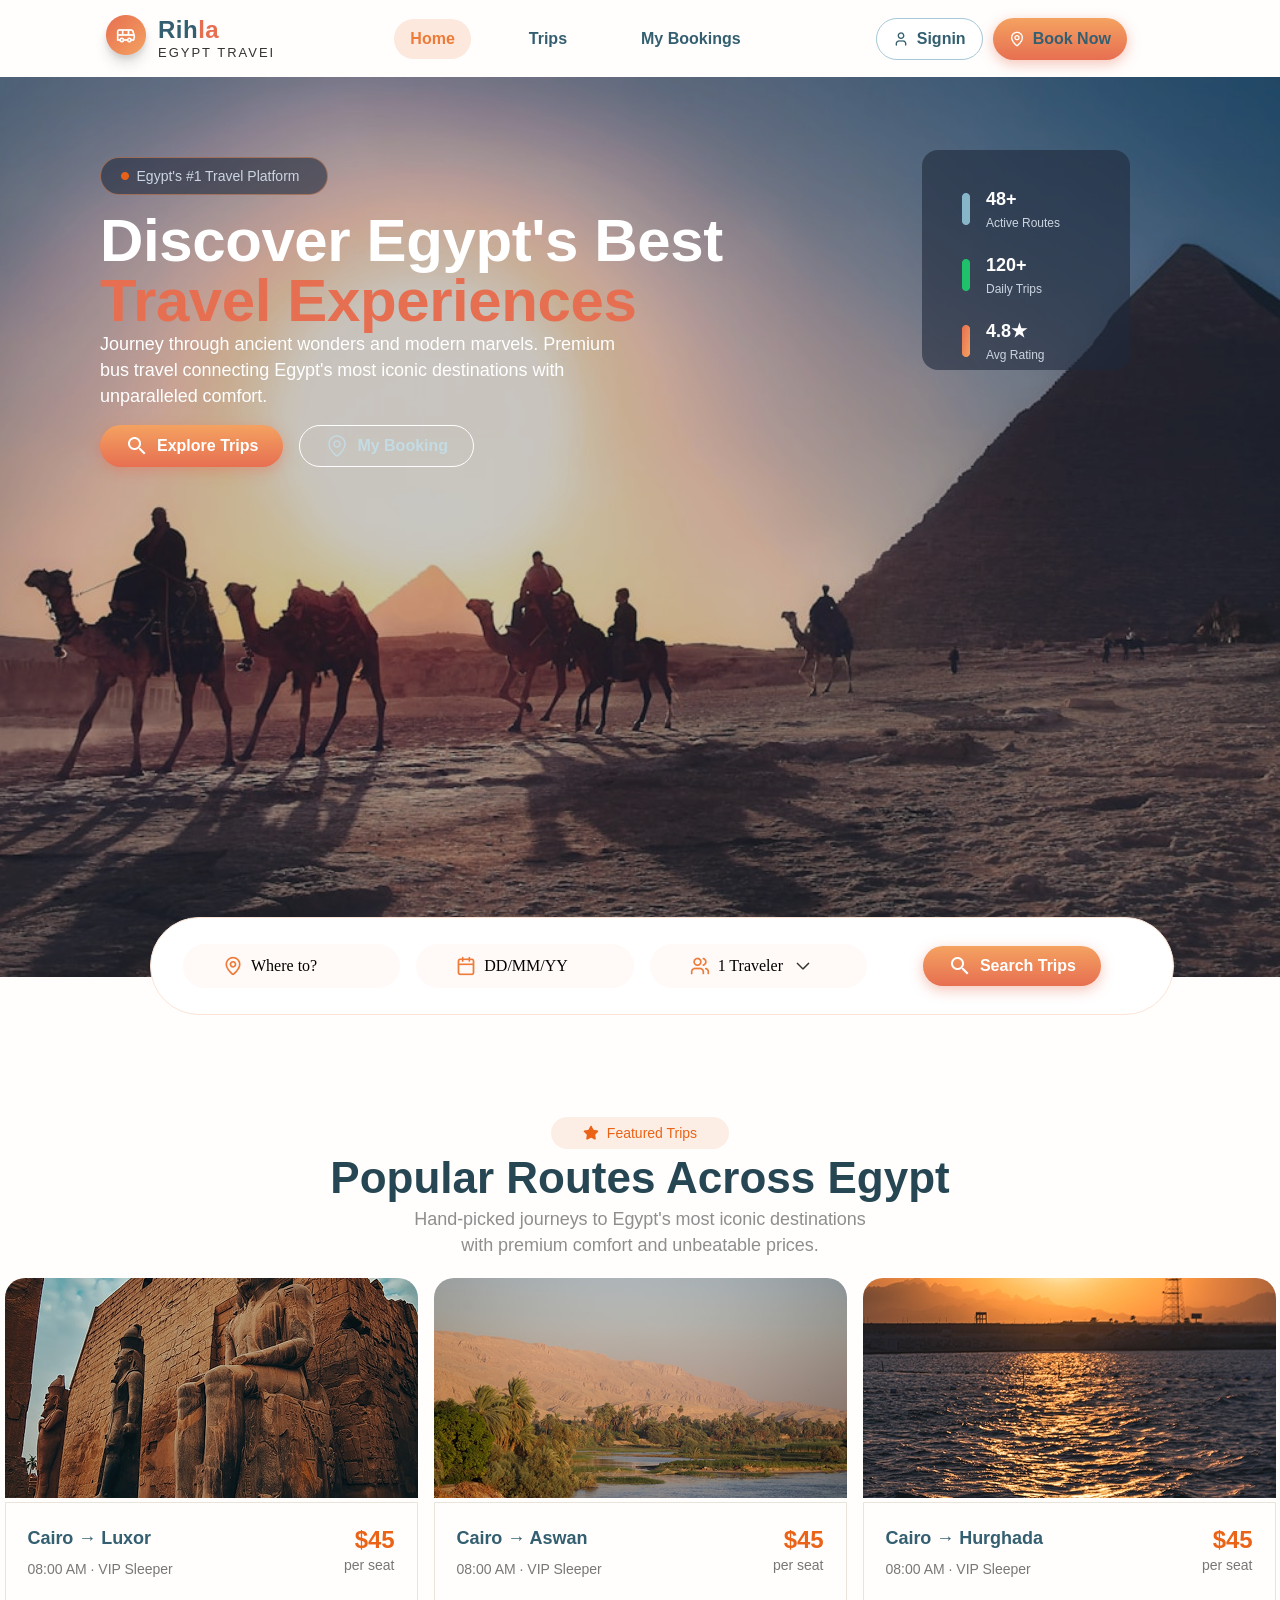
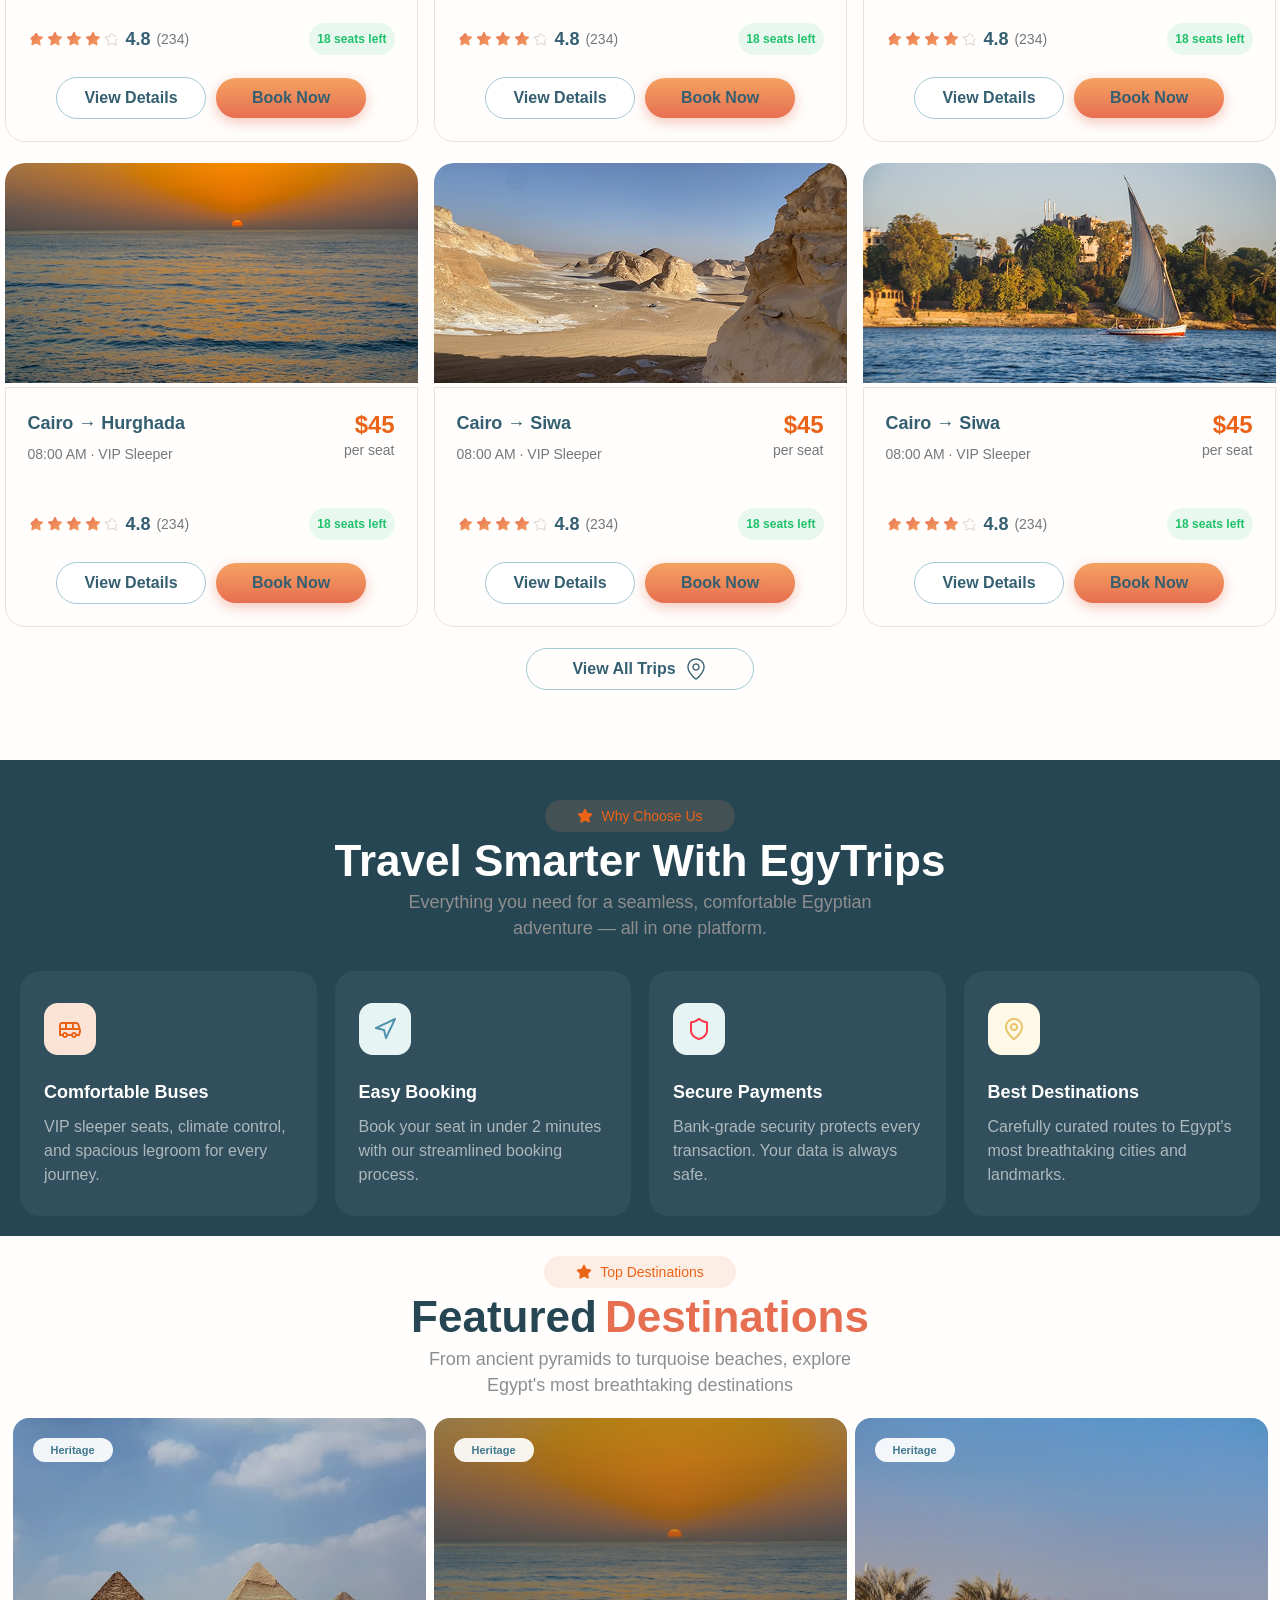
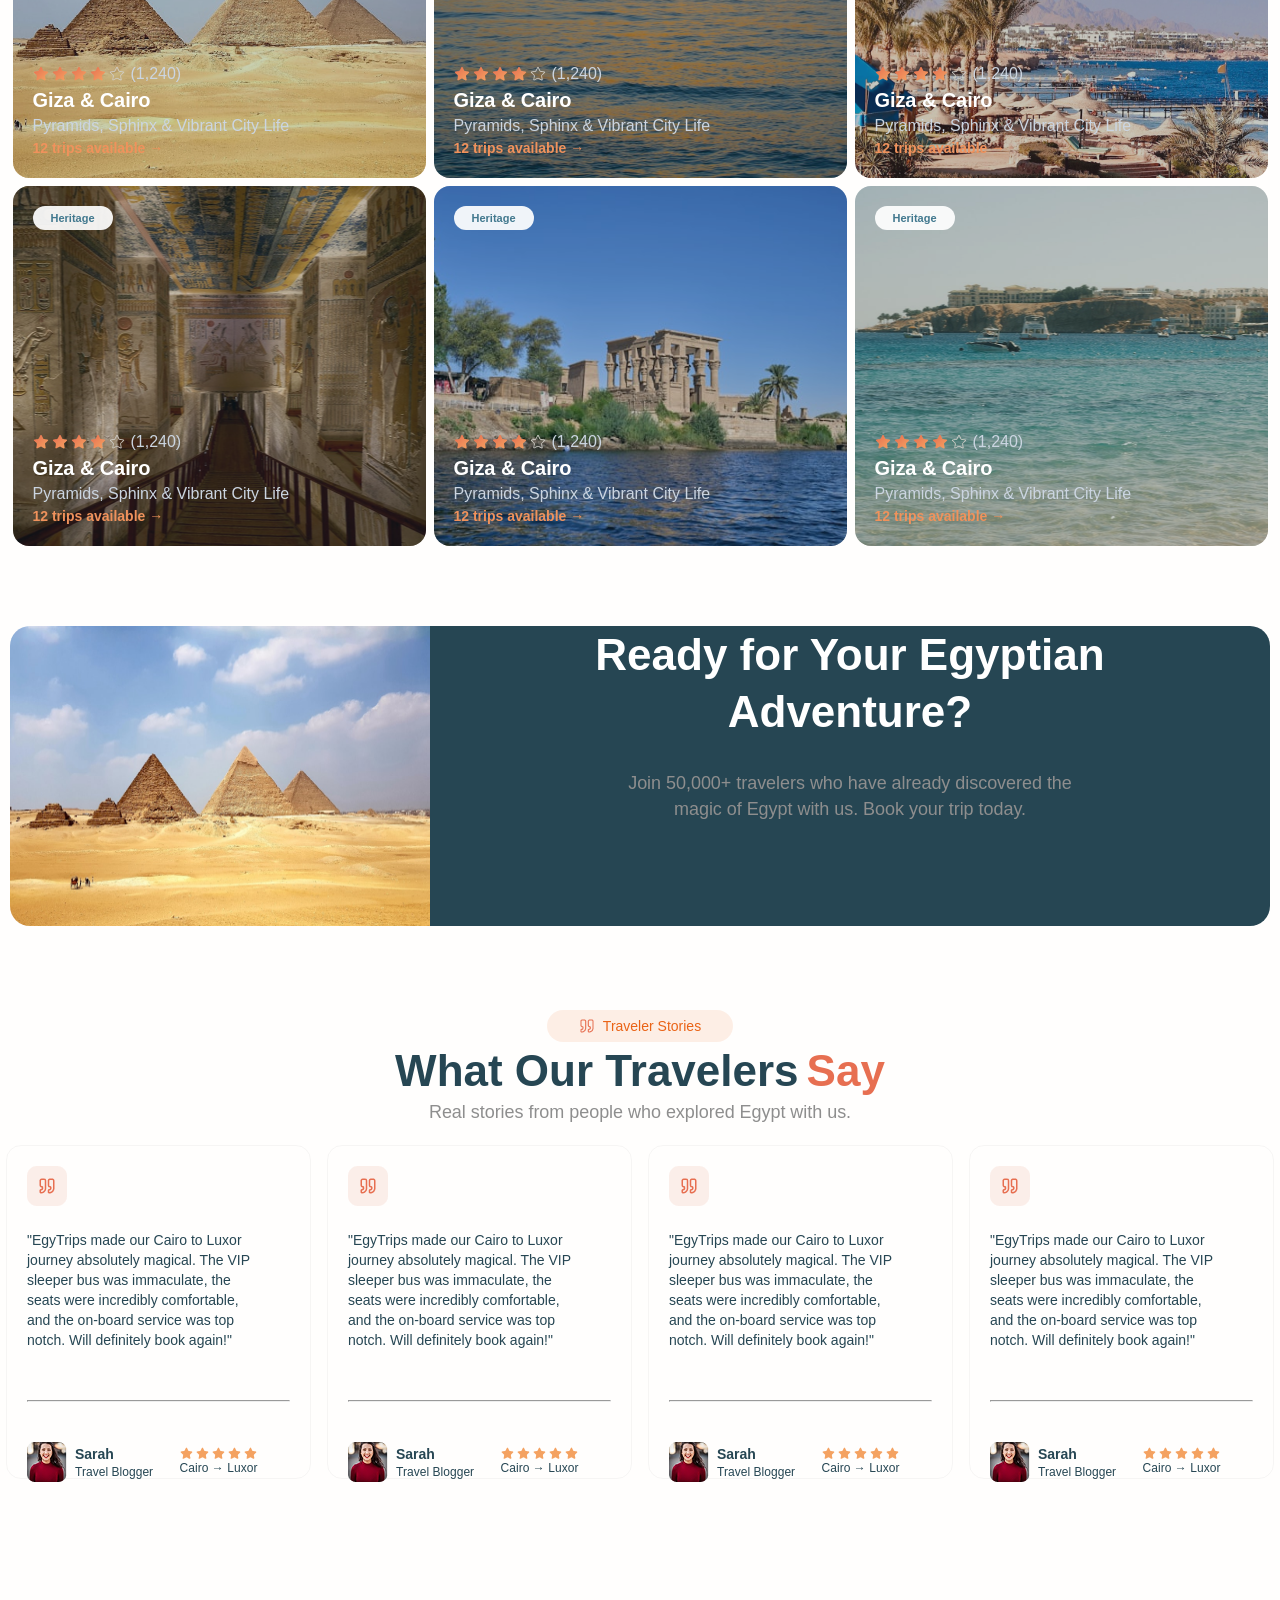
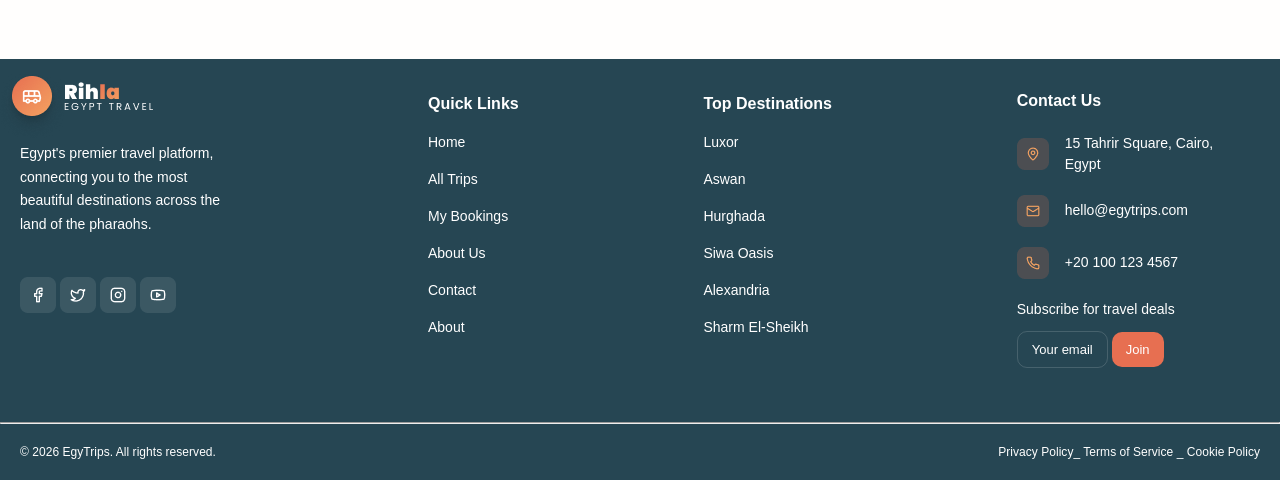
<file: index.html>
<!DOCTYPE html>
<html lang="en">
<head>
    <meta charset="UTF-8">
    <meta name="viewport" content="width=device-width, initial-scale=1.0">
    <link rel="stylesheet" href="https://cdnjs.cloudflare.com/ajax/libs/font-awesome/6.4.0/css/all.min.css">
    <link rel="preconnect" href="https://fonts.googleapis.com">
    <link rel="preconnect" href="https://fonts.gstatic.com" crossorigin>
    <link href="https://fonts.googleapis.com/css2?family=Cairo:wght@300;400;600;700&display=swap" rel="stylesheet">
    <title>Document</title>
    <link rel="stylesheet" href="style.css">
</head>
<body>
    
    <header>
        <div class="container">
            <div class="Navbar-icon">
            <img src="./images/Navbar icon.png" alt="Navbar icon">
            <div class="logo">
                <h1>Rih<span>la</span></h1>
                <p>EGYPT TRAVEI</p>
            </div>
            </div>

        <nav>
            <ul>
                <li class="home">Home</li>
                <li>Trips</li>
                <li>My Bookings</li>
            </ul>
        </nav>

        <div class="button">
          <button><img src="./images/icon button 1.png" alt="Signin button"><a href="./welcome.html">Signin</a></button>
          <button class="book-button"><img src="./images/icon button 2.png" alt="Book Now"><a href="http://">Book Now</a></button>
        </div>
        
        <div class="icon-bars"><i class="fa-mosaic fa-solid fa-bars"></i></div>
    </div>
    </header>
    
    <section class="hero-section">
          <div class="background-section">
            
         <div class="text-section">

            <div class="text-one">
                <img src="./images/Text (1).png" alt="circle">
                <p class="travel">Egypt's #1 Travel Platform</p>
            </div>
              
            <div>
            <h1>Discover Egypt's Best</h1>
            <h2>Travel Experiences</h2>
            <p>Journey through ancient wonders and modern marvels. Premium bus travel connecting Egypt's most iconic destinations with unparalleled comfort.</p>
            </div>

            <div class="buttons">
           <button class="book-button"><img src="./images/button-icon3.png" alt="Book Now">Explore Trips</button>
           <button class="my-book-button"><img src="./images/button-icon 4.png" alt="Book Now">My Booking</button>
            </div>
         </div>
         
         
        <div class="numbers">
             
             <div class="routes">
                <img src="./images/Container 1.png" alt="container-one">
                <div>
                <p>48+</p>
                <span>Active Routes</span>
                </div>
             </div>
             <div class="routes">
                <img src="./images/Container 2.png" alt="container-two">
                <div>
                <p>120+</p>
                <span>Daily Trips</span>
                </div>
             </div>
             <div class="routes">
                <img src="./images/Container 3.png" alt="container-three">
                <div>
                <p>4.8★</p>
                <span>Avg Rating</span>
                </div>
             </div>
        </div>
        </div>
    <!-- </section> -->

    <div class="search">

           <div>
              <img src="./images/icon 1.png" alt="this is icon">
              <p>Where to?</p>
           </div>

           <div>
                <img src="./images/icon 2.png" alt="this is icon">
                <p>DD/MM/YY</p>
           </div>

            <div>
                 <img src="./images/icon 3.png" alt="this is icon">
                 <p>1 Traveler</p>
                  <img src="./images/icon 4.png" alt="this icon">
            </div>
                
            <div class="buttons">
           <button class="book-button"><img src="./images/button-icon3.png" alt="Book Now">Search Trips</button>
            </div>
    </div>
    </section>

    <section class="secound-section">
          <div class="Trips">
              <div class="start">
                <img src="./images/icon start.png" alt="this is icon">
                <p>Featured Trips</p>
              </div>
             
              <div class="Popular">
                 <p>Popular Routes Across Egypt</p>
                 <span>Hand-picked journeys to Egypt's most iconic destinations<br> with premium comfort and unbeatable prices.</span>
              </div>
          </div>

    </section>

    <section class="imegs-section">
    
       <div class="Luxor">
         <img src="./images/IMG 1.png" alt="this image luxer">
           
         <div class="total">
         <div class="Cairo-to-Luxor">
              <div class="time"><p>Cairo → Luxor</p><span>08:00 AM · VIP Sleeper</span></div>
              <div><h1>$45</h1><span>per seat</span></div>
         </div>
          
         <div class="Cairo-to-Luxor">
                 <div class="starts"><img src="./images/start imge.png" alt="start image"><p>4.8</p><span>(234)</span></div>
                <div class="seat">18 seats left</div>
         </div>

         <div class="button">
          <button>View Details</button>
          <button class="book-button">Book Now</button>
        </div>
         </div>
       </div>


       <div class="Luxor">
         <img src="./images/IMG2.png" alt="this image Aswan">
           
         <div class="total">
         <div class="Cairo-to-Luxor">
              <div class="time"><p>Cairo → Aswan</p><span>08:00 AM · VIP Sleeper</span></div>
              <div><h1>$45</h1><span>per seat</span></div>
         </div>
          
         <div class="Cairo-to-Luxor">
                 <div class="starts"><img src="./images/start imge.png" alt="start image"><p>4.8</p><span>(234)</span></div>
                <div class="seat">18 seats left</div>
         </div>

         <div class="button">
          <button>View Details</button>
          <button class="book-button">Book Now</button>
        </div>
         </div>
       </div>


    <div class="Luxor">
         <img src="./images/IMG 3.png" alt="this image Hurghada">
           
         <div class="total">
         <div class="Cairo-to-Luxor">
              <div class="time"><p>Cairo → Hurghada</p><span>08:00 AM · VIP Sleeper</span></div>
              <div><h1>$45</h1><span>per seat</span></div>
         </div>
          
         <div class="Cairo-to-Luxor">
                 <div class="starts"><img src="./images/start imge.png" alt="start image"><p>4.8</p><span>(234)</span></div>
                <div class="seat">18 seats left</div>
         </div>

         <div class="button">
          <button>View Details</button>
          <button class="book-button">Book Now</button>
        </div>
         </div>
       </div>

     <div class="Luxor">
         <img src="./images/IMG 4.png" alt="this image Hurghada">
           
         <div class="total">
         <div class="Cairo-to-Luxor">
              <div class="time"><p>Cairo → Hurghada</p><span>08:00 AM · VIP Sleeper</span></div>
              <div><h1>$45</h1><span>per seat</span></div>
         </div>
          
         <div class="Cairo-to-Luxor">
                 <div class="starts"><img src="./images/start imge.png" alt="start image"><p>4.8</p><span>(234)</span></div>
                <div class="seat">18 seats left</div>
         </div>

         <div class="button">
          <button>View Details</button>
          <button class="book-button">Book Now</button>
        </div>
         </div>
       </div>
     
       <div class="Luxor">
         <img src="./images/IMG 5.png" alt="this image Siwa">
           
         <div class="total">
         <div class="Cairo-to-Luxor">
              <div class="time"><p>Cairo → Siwa</p><span>08:00 AM · VIP Sleeper</span></div>
              <div><h1>$45</h1><span>per seat</span></div>
         </div>
          
         <div class="Cairo-to-Luxor">
                 <div class="starts"><img src="./images/start imge.png" alt="start image"><p>4.8</p><span>(234)</span></div>
                <div class="seat">18 seats left</div>
         </div>

         <div class="button">
          <button>View Details</button>
          <button class="book-button">Book Now</button>
        </div>
         </div>
       </div>
     
       <div class="Luxor">
         <img src="./images/IMG 6.png" alt="this image Siwa">
           
         <div class="total">
         <div class="Cairo-to-Luxor">
              <div class="time"><p>Cairo → Siwa</p><span>08:00 AM · VIP Sleeper</span></div>
              <div><h1>$45</h1><span>per seat</span></div>
         </div>
          
         <div class="Cairo-to-Luxor">
                 <div class="starts"><img src="./images/start imge.png" alt="start image"><p>4.8</p><span>(234)</span></div>
                <div class="seat">18 seats left</div>
         </div>

         <div class="button">
          <button>View Details</button>
          <button class="book-button">Book Now</button>
        </div>
         </div>
       </div>

    </section>

    <div class="View">
      <p>View All Trips </p><img src="./images/Icon (16).png" alt="this icon">
    </div>

    <section class="travel-section">
   <div class="Trips">
              <div class="start">
                <img src="./images/icon start.png" alt="this is icon">
                <p>Why Choose Us</p>
              </div>
             
              <div class="Popular">
                 <p>Travel Smarter With EgyTrips</p>
                 <span>Everything you need for a seamless, comfortable Egyptian<br> adventure — all in one platform.</span>
              </div>
          </div>

    <div class="total-cards">
    
     <div class="card-one">
       <img src="./images/img card 1.png" alt="this card">
       <p>Comfortable Buses</p>
       <span>VIP sleeper seats, climate control, and spacious legroom for every journey.</span>
     </div>


     <div class="card-one">
       <img src="./images/img card 2.png" alt="this card">
       <p>Easy Booking</p>
       <span>Book your seat in under 2 minutes with our streamlined booking process.</span>
     </div>

    <div class="card-one">
       <img src="./images/img card 3.png" alt="this card">
       <p>Secure Payments</p>
       <span>Bank-grade security protects every transaction. Your data is always safe.</span>
     </div>

      <div class="card-one">
       <img src="./images/img card 4.png" alt="this card">
       <p>Best Destinations</p>
       <span>Carefully curated routes to Egypt's most breathtaking cities and landmarks.</span>
     </div>
    </div>
    </section>

    <div class="Trips">
              <div class="start">
                <img src="./images/icon start.png" alt="this is icon">
                <p>Top Destinations</p>
              </div>
             
              <div class="Popular">
                 <div class="title"><p>Featured</p> <p class="dest">Destinations </p></div>
                 <span>From ancient pyramids to turquoise beaches, explore<br> Egypt's most breathtaking destinations</span>
              </div>
    </div>

   <section class="card-imges">
          
         <div class="card-imge-one">
          <div class="ss">
          <div class="span">
            <span>Heritage</span>
          </div>

          <div class="card-bottom">
            <div class="starts"><img src="./images/start imge.png" alt="start image"><span>(1,240)</span></div>
            <p>Giza & Cairo</p>
           <span> Pyramids, Sphinx & Vibrant City Life</span>
           <br>
           <span class="num">12 trips available →</span>
          </div>
          </div>
         </div>
        
          <div class="card-imge-two">
            <div class="ss">
          <div class="span">
            <span>Heritage</span>
          </div>

          <div class="card-bottom">
            <div class="starts"><img src="./images/start imge.png" alt="start image"><span>(1,240)</span></div>
            <p>Giza & Cairo</p>
           <span> Pyramids, Sphinx & Vibrant City Life</span>
           <br>
           <span class="num">12 trips available →</span>
          </div>
         </div>
          </div>

          <div class="card-imge-3">
            <div class="ss">
          <div class="span">
            <span>Heritage</span>
          </div>

          <div class="card-bottom">
            <div class="starts"><img src="./images/start imge.png" alt="start image"><span>(1,240)</span></div>
            <p>Giza & Cairo</p>
           <span> Pyramids, Sphinx & Vibrant City Life</span>
           <br>
           <span class="num">12 trips available →</span>
          </div>
            </div>
         </div>

         <div class="card-imge-4">
          <div class="ss">
          <div class="span">
            <span>Heritage</span>
          </div>

          <div class="card-bottom">
            <div class="starts"><img src="./images/start imge.png" alt="start image"><span>(1,240)</span></div>
            <p>Giza & Cairo</p>
           <span> Pyramids, Sphinx & Vibrant City Life</span>
           <br>
           <span class="num">12 trips available →</span>
          </div>
          </div>
         </div>

         <div class="card-imge-5">
          <div class="ss">
          <div class="span">
            <span>Heritage</span>
          </div>

          <div class="card-bottom">
            <div class="starts"><img src="./images/start imge.png" alt="start image"><span>(1,240)</span></div>
            <p>Giza & Cairo</p>
           <span> Pyramids, Sphinx & Vibrant City Life</span>
           <br>
           <span class="num">12 trips available →</span>
          </div>
          </div>
         </div>

         <div class="card-imge-6">
        <div class="ss">
          <div class="span">
            <span>Heritage</span>
          </div>

          <div class="card-bottom">
            <div class="starts"><img src="./images/start imge.png" alt="start image"><span>(1,240)</span></div>
            <p>Giza & Cairo</p>
           <span> Pyramids, Sphinx & Vibrant City Life</span>
           <br>
           <span class="num">12 trips available →</span>
          </div>
        </div>
         </div>
   </section>

   <section class="Ready">

          <div class="card-left">
             <img src=".//images/7455e0772b3b57a22aeeb726a0c5ec5a60654983 (2).jpg" alt="this is image">
          </div>

          <div class="card-right">
            <div class="Tripss">
              <div class="Popular">
                 <p>Ready for Your Egyptian<br> Adventure?</p>
                 <span>Join 50,000+ travelers who have already discovered the <br>magic of Egypt with us. Book your trip today.</span>
           
              </div>
             
            </div>
          </div>

   </section>       

   <div class="Trips">
              <div class="start">
                <img src="./images/Icon (17).png" alt="this is icon">
                <p>Traveler Stories</p>
              </div>
             
              <div class="Popular">
                 <div class="title"><p>What Our Travelers</p> <p class="dest">Say</p></div>
                 <span>Real stories from people who explored Egypt with us.</span>
              </div>
   </div>

   <section class="EgyTrips">

                <div class="EgyTrips1">
              <div class="card-top">
                <img src="./images/Container (31).png" alt="this img">
                <p>"EgyTrips made our Cairo to Luxor journey absolutely magical. The VIP sleeper bus was immaculate, the seats were incredibly comfortable, and the on-board service was top notch. Will definitely book again!"</p>
                <hr>
                <div class="card-bottomm">

                     <div class="part-one">
                      <img src="./images/Image (Sarah Johnson).png" alt="img Sarah Johnson">
                      <div class="inform">
                      <p>Sarah</p>
                      <span>Travel Blogger</span>
                      </div>
                     </div>

                     <div class="part-two">
                      <img src="./images/StarRating (1).png" alt="StarRating">
                      <span>Cairo → Luxor</span>
                     </div>
                </div>
              </div>
              </div>

               <div class="EgyTrips1">
              <div class="card-top">
                <img src="./images/Container (31).png" alt="this img">
                <p>"EgyTrips made our Cairo to Luxor journey absolutely magical. The VIP sleeper bus was immaculate, the seats were incredibly comfortable, and the on-board service was top notch. Will definitely book again!"</p>
                <hr>
                <div class="card-bottomm">

                     <div class="part-one">
                      <img src="./images/Image (Sarah Johnson).png" alt="img Sarah Johnson">
                      <div class="inform">
                      <p>Sarah</p>
                      <span>Travel Blogger</span>
                      </div>
                     </div>

                     <div class="part-two">
                      <img src="./images/StarRating (1).png" alt="StarRating">
                      <span>Cairo → Luxor</span>
                     </div>
                </div>
              </div>
              </div>

                <div class="EgyTrips1">
              <div class="card-top">
                <img src="./images/Container (31).png" alt="this img">
                <p>"EgyTrips made our Cairo to Luxor journey absolutely magical. The VIP sleeper bus was immaculate, the seats were incredibly comfortable, and the on-board service was top notch. Will definitely book again!"</p>
                <hr>
                <div class="card-bottomm">

                     <div class="part-one">
                      <img src="./images/Image (Sarah Johnson).png" alt="img Sarah Johnson">
                      <div class="inform">
                      <p>Sarah</p>
                      <span>Travel Blogger</span>
                      </div>
                     </div>

                     <div class="part-two">
                      <img src="./images/StarRating (1).png" alt="StarRating">
                      <span>Cairo → Luxor</span>
                     </div>
                </div>
              </div>
              </div>


               <div class="EgyTrips1">
              <div class="card-top">
                <img src="./images/Container (31).png" alt="this img">
                <p>"EgyTrips made our Cairo to Luxor journey absolutely magical. The VIP sleeper bus was immaculate, the seats were incredibly comfortable, and the on-board service was top notch. Will definitely book again!"</p>
                <hr>
                <div class="card-bottomm">

                     <div class="part-one">
                      <img src="./images/Image (Sarah Johnson).png" alt="img Sarah Johnson">
                      <div class="inform">
                      <p>Sarah</p>
                      <span>Travel Blogger</span>
                      </div>
                     </div>

                     <div class="part-two">
                      <img src="./images/StarRating (1).png" alt="StarRating">
                      <span>Cairo → Luxor</span>
                     </div>
                </div>
              </div>
              </div>



   </section>

   <section class="footer">


          <div class="cards-footer">


            <div class="card1-footer">
               <img src="./images/Logo (1).png" alt="logo">
               <p>Egypt's premier travel platform, connecting you to the most beautiful destinations across the land of the pharaohs.</p>
               <div class="links">
                <img src="./images/Link (1).png" alt="icon">
                <img src="./images/Link (2).png" alt="icon">
                <img src="./images/Link (3).png" alt="icon">
                <img src="./images/Link (4).png" alt="icon">
               </div>
            </div>

          
            <div class="card2-footer">
                 <p class="quick">Quick Links</p>
                 <p>Home</p>
                 <p>All Trips</p>
                 <p>My Bookings</p>
                 <p>About Us</p>
                 <p>Contact</p>
                 <p>About</p>
            </div>

            <div class="card2-footer">
                 <p class="quick">Top Destinations</p>
                 <p>Luxor</p>
                 <p>Aswan</p>
                 <p>Hurghada</p>
                 <p>Siwa Oasis</p>
                 <p>Alexandria</p>
                 <p>Sharm El-Sheikh</p>
            </div>

            <div class="card3-footer">
              <p class="contant">Contact Us</p>
              <div class="icon">
                <img src="./images/Container (32).png" alt="icon">
                <p>15 Tahrir Square, Cairo,<br> Egypt</p>
              </div>
              <div class="icon">
                <img src="./images/Container (33).png" alt="icon">
                <p>hello@egytrips.com</p>
              </div>
              <div class="icon">
                <img src="./images/Container (34).png" alt="icon">
                <p>+20 100 123 4567</p>
              </div>
                  
             <div class="icon"> <p>Subscribe for travel deals</p> </div>

             <div class="contantt">
              <span class="Your-email">Your email</span>
              <span class="Join">Join</span>
             </div>
            </div>

          </div>
<hr>
          <div class="par">
            <p>© 2026 EgyTrips. All rights reserved.</p>
            <p>Privacy Policy_ Terms of Service _ Cookie Policy</p>
          </div>
   </section>
      

     























</body>
</html>
</file>
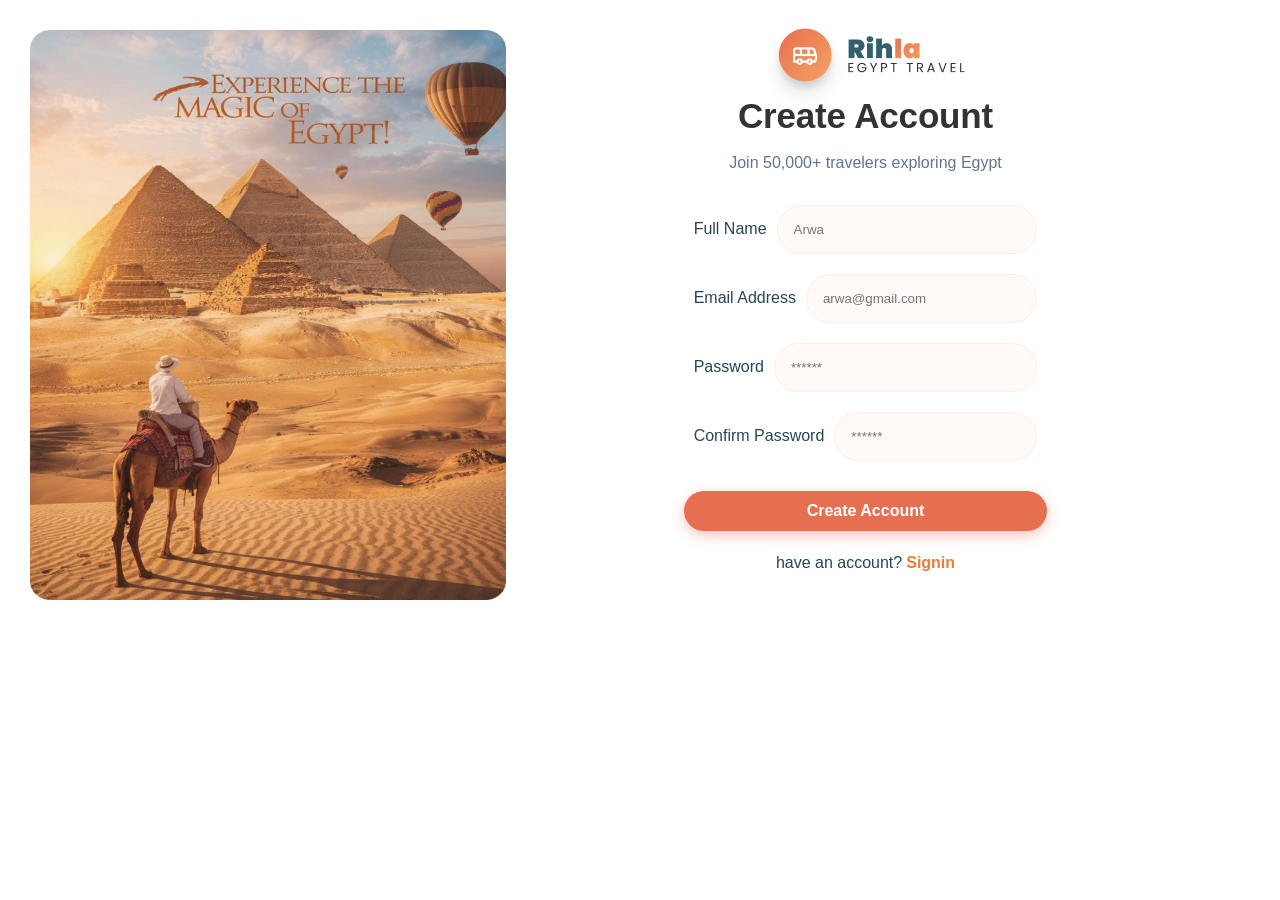
<file: create.html>
<!DOCTYPE html>
<html lang="en">
<head>
    <meta charset="UTF-8">
    <meta name="viewport" content="width=device-width, initial-scale=1.0">
    <title>Document</title>
       <link rel="stylesheet" href="https://cdnjs.cloudflare.com/ajax/libs/font-awesome/6.4.0/css/all.min.css">
    <link rel="preconnect" href="https://fonts.googleapis.com">
    <link rel="preconnect" href="https://fonts.gstatic.com" crossorigin>
    <link href="https://fonts.googleapis.com/css2?family=Cairo:wght@300;400;600;700&display=swap" rel="stylesheet">
    <link rel="stylesheet" href="auth.css">
</head>
<body>
    


  <section class="create"> 

        <div class="left">
              <img src="./images/Mask group.png" alt="">
        </div>

        <div class="right">

              <div class="Welcome-Back">
                <img src="./images/Logo (2).png" alt="logo">
                <p>Create Account</p>
                <span>Join 50,000+ travelers exploring Egypt</span>
              </div>

               <div class="information">
                  
                <div class="inset">
                  <label for="Name">Full Name</label>
                  <input type="Name" placeholder="Arwa">
                </div>

                <div class="inset">
                  <label for="email">Email Address</label>
                  <input type="email" placeholder="arwa@gmail.com">
                </div>

                 <div class="inset">
                  <label for="password">Password</label>
                  <input type="password" placeholder="******">
                </div>

                <div class="inset">
                  <label for="password">Confirm Password</label>
                  <input type="password" placeholder="******">
                </div>
               
                <div class="login">
                    <a href="welcome.html" >Create Account</a>
                </div>

                <div class="account">
                  <p>have an account?  </p>
                    <a href="index.html">Signin</a>
                </div>

               </div>


        </div>

     </section>





</body>
</html>
</file>
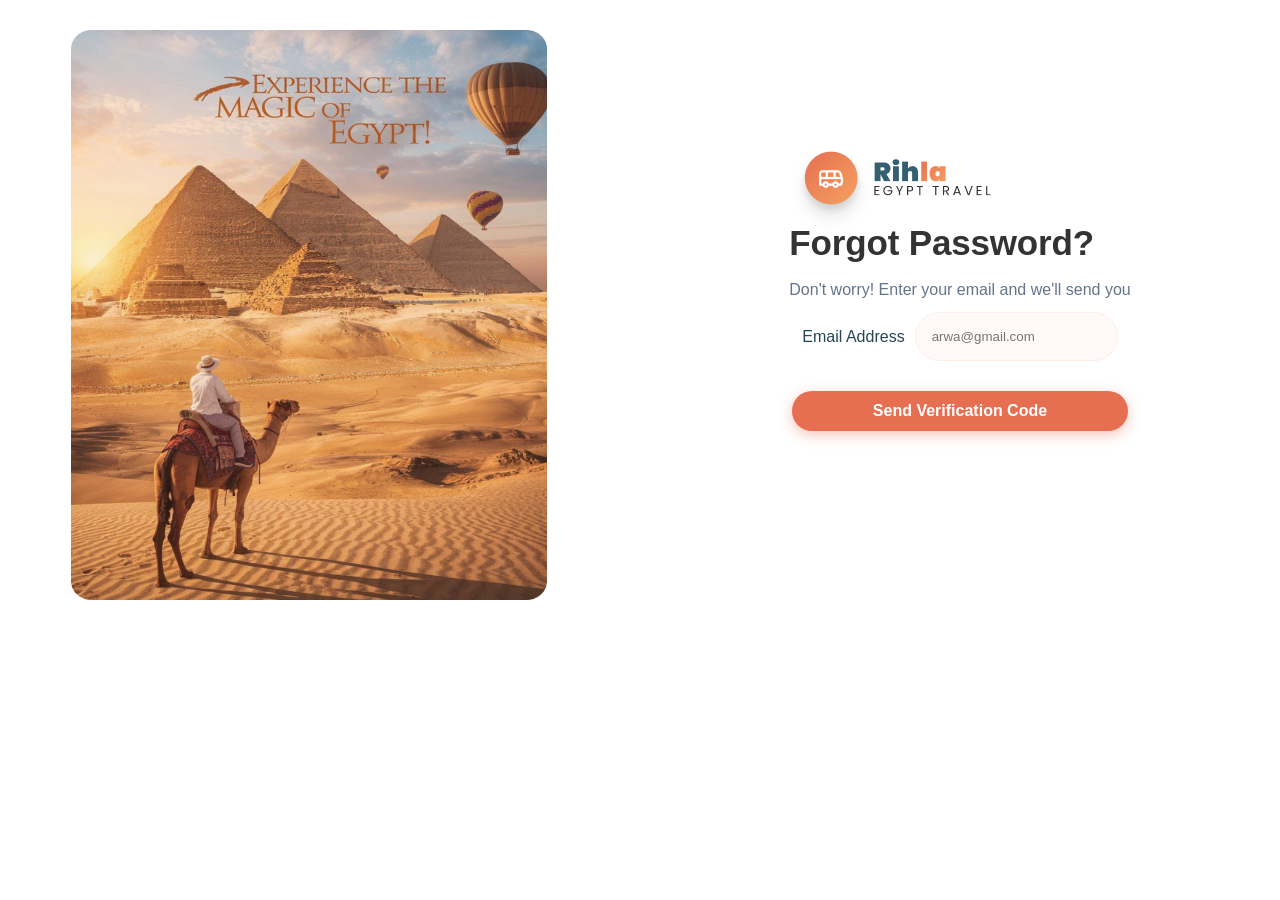
<file: Password.html>
<!DOCTYPE html>
<html lang="en">
<head>
    <meta charset="UTF-8">
    <meta name="viewport" content="width=device-width, initial-scale=1.0">
    <title>Document</title>
     <link rel="stylesheet" href="https://cdnjs.cloudflare.com/ajax/libs/font-awesome/6.4.0/css/all.min.css">
    <link rel="preconnect" href="https://fonts.googleapis.com">
    <link rel="preconnect" href="https://fonts.gstatic.com" crossorigin>
    <link href="https://fonts.googleapis.com/css2?family=Cairo:wght@300;400;600;700&display=swap" rel="stylesheet">
    <link rel="stylesheet" href="auth.css">
</head>
<body>
    



     <section class="password">

        <div class="left">
              <img src="./images/Mask group.png" alt="">
        </div>

        <div class="right">

              <div class="Welcome-Back">
                <img src="./images/Logo (2).png" alt="logo">
                <p>Forgot Password?</p>
                <span>Don't worry! Enter your email and we'll send you</span>
              </div>

               <div class="information">

                <div class="inset">
                  <label for="email">Email Address</label>
                  <input type="email" placeholder="arwa@gmail.com">
                </div>
               
               
                 <div class="login">
                    <a href="./Password.html" >Send Verification Code</a>
                </div>


        </div>

     </section>


</body>
</html>
</file>
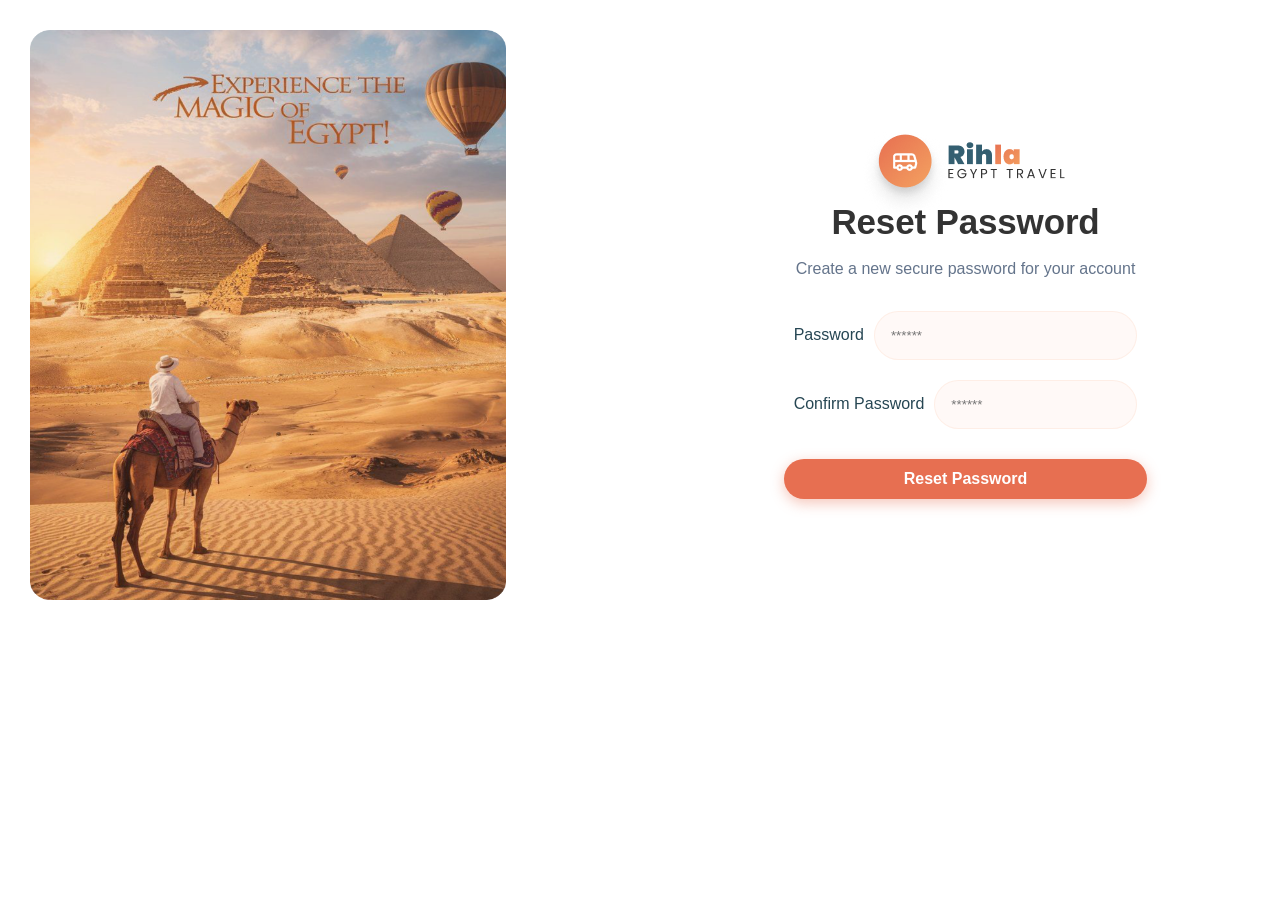
<file: Reset Password.html>
<!DOCTYPE html>
<html lang="en">
<head>
    <meta charset="UTF-8">
    <meta name="viewport" content="width=device-width, initial-scale=1.0">
    <title>Document</title>
        <link rel="stylesheet" href="https://cdnjs.cloudflare.com/ajax/libs/font-awesome/6.4.0/css/all.min.css">
    <link rel="preconnect" href="https://fonts.googleapis.com">
    <link rel="preconnect" href="https://fonts.gstatic.com" crossorigin>
    <link href="https://fonts.googleapis.com/css2?family=Cairo:wght@300;400;600;700&display=swap" rel="stylesheet">
    <link rel="stylesheet" href="auth.css">
</head>
<body>
    

       <section class="Welcome">

        <div class="left">
              <img src="./images/Mask group.png" alt="">
        </div>

        <div class="right">

              <div class="Welcome-Back">
                <img src="./images/Logo (2).png" alt="logo">
                <p>Reset Password</p>
                <span>Create a new secure password for your account</span>
              </div>

               <div class="information">
                  
                 <div class="inset">
                  <label for="password">Password</label>
                  <input type="password" placeholder="******">
                </div>

                <div class="inset">
                  <label for="password">Confirm Password</label>
                  <input type="password" placeholder="******">
                </div>
               
                <div class="login">
                    <a href="./Password.html" >Reset Password</a>
                </div>

        </div>

     </section>

</body>
</html>
</file>
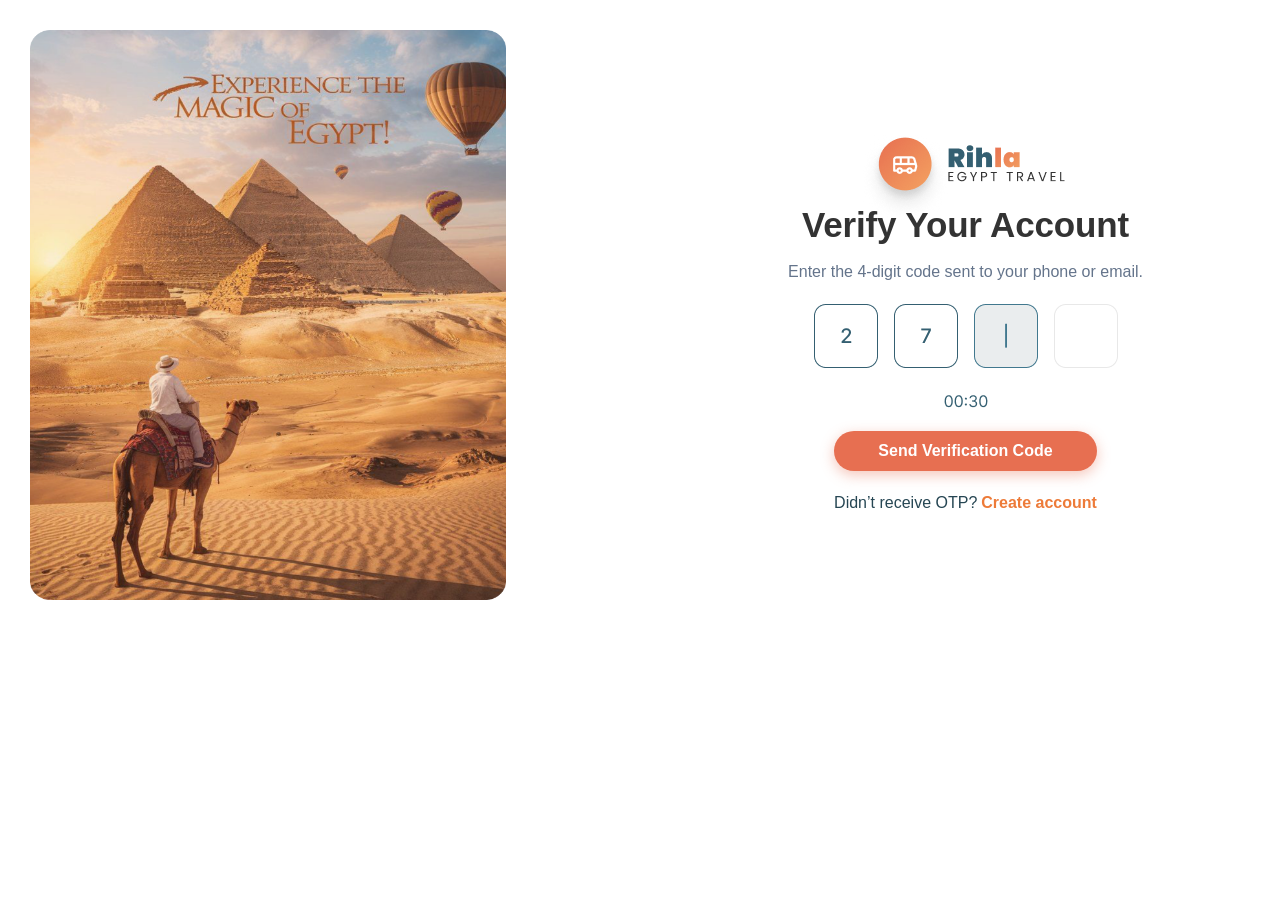
<file: Verify.html>
<!DOCTYPE html>
<html lang="en">
<head>
    <meta charset="UTF-8">
    <meta name="viewport" content="width=device-width, initial-scale=1.0">
    <title>Document</title>
     <link rel="stylesheet" href="https://cdnjs.cloudflare.com/ajax/libs/font-awesome/6.4.0/css/all.min.css">
    <link rel="preconnect" href="https://fonts.googleapis.com">
    <link rel="preconnect" href="https://fonts.gstatic.com" crossorigin>
    <link href="https://fonts.googleapis.com/css2?family=Cairo:wght@300;400;600;700&display=swap" rel="stylesheet">
    <link rel="stylesheet" href="auth.css">
</head>
<body>
    


     <section class="Welcome">

        <div class="left">
              <img src="./images/Mask group.png" alt="">
        </div>

        <div class="right">

              <div class="Welcome-Back">
                <img src="./images/Logo (2).png" alt="logo">
                <p>Verify Your Account</p>
                <span>Enter the 4-digit code sent to your phone or email.</span>
                <img src="./images/Frame 2085663892.png" alt="frame">
              </div>

               <div class="information">
                <div class="login">
                    <a href="./Password.html" >Send Verification Code</a>
                </div>

                <div class="account">
                  <p>Didn’t receive OTP? </p>
                   <a href="./create.html">Create account</a>
                </div>

               </div>


        </div>

     </section> 





</body>
</html>
</file>
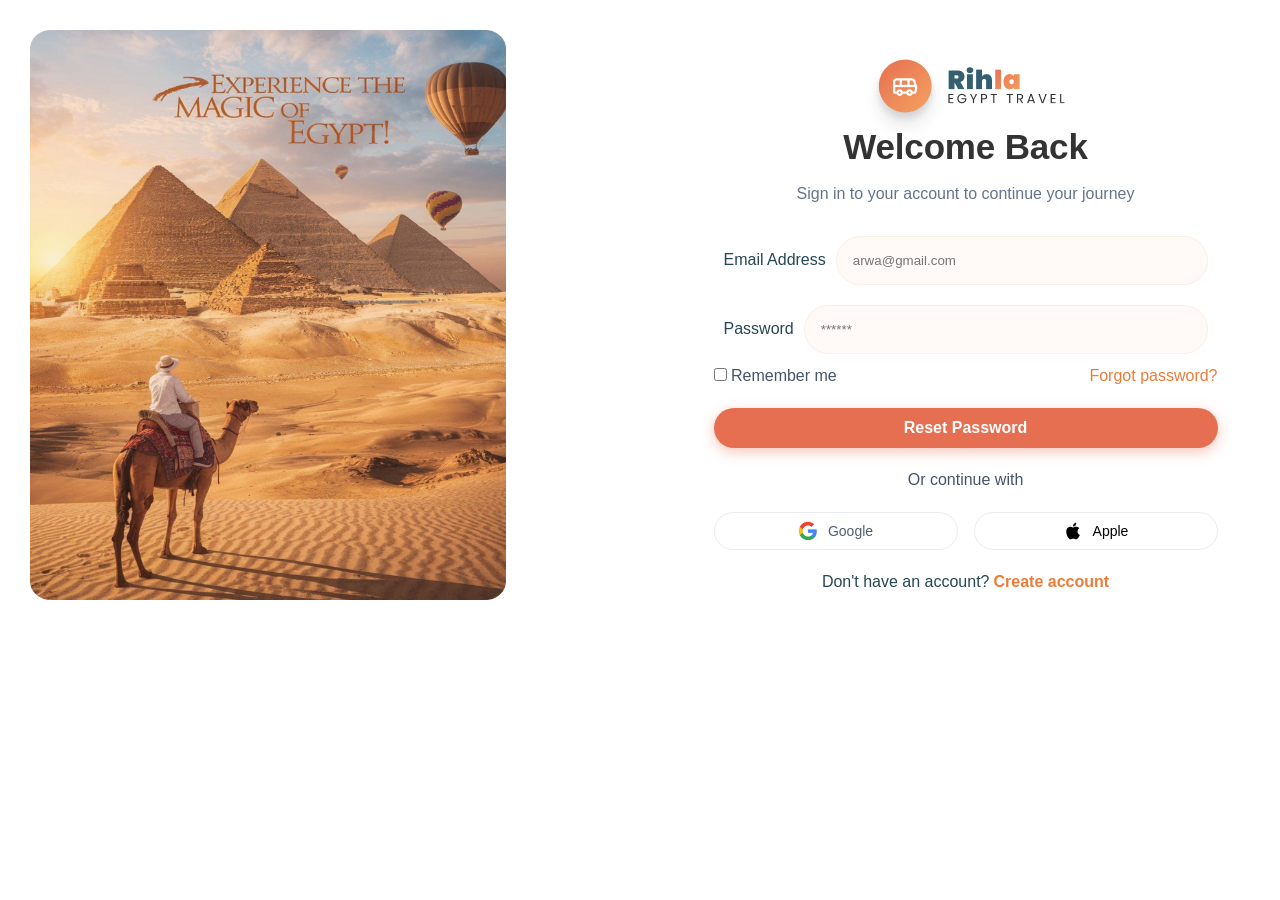
<file: welcome.html>
<!DOCTYPE html>
<html lang="en">
<head>
    <meta charset="UTF-8">
    <meta name="viewport" content="width=device-width, initial-scale=1.0">
    <title>Document</title>
    <link rel="stylesheet" href="https://cdnjs.cloudflare.com/ajax/libs/font-awesome/6.4.0/css/all.min.css">
    <link rel="preconnect" href="https://fonts.googleapis.com">
    <link rel="preconnect" href="https://fonts.gstatic.com" crossorigin>
    <link href="https://fonts.googleapis.com/css2?family=Cairo:wght@300;400;600;700&display=swap" rel="stylesheet">
    <link rel="stylesheet" href="auth.css">
</head>
<body>
        <section class="Welcome">

        <div class="left">
              <img src="./images/Mask group.png" alt="">
        </div>

        <div class="right">

              <div class="Welcome-Back">
                <img src="./images/Logo (2).png" alt="logo">
                <p>Welcome Back</p>
                <span>Sign in to your account to continue your journey</span>
              </div>

               <div class="information">

                <div class="inset">
                  <label for="email">Email Address</label>
                  <input type="email" placeholder="arwa@gmail.com">
                </div>

                 <div class="inset">
                  <label for="password">Password</label>
                  <input type="password" placeholder="******">
                </div>
                 
                <div class="Remember">
                    
                  <div class="checkbox">
                  <input type="checkbox">
                  <label for="checkbox">Remember me</label>
                  </div>

                  <a href="./Reset Password.html">Forgot password?</a>
                </div>
               
                <!-- <div class="login">Login</div> --> 
                 <div class="login">
                    <a href="./Password.html" >Reset Password</a>
                </div>

                <span>Or continue with</span>

                <div class="app">

                 <div class="google">
                  <img src="./images/Icon (18).png" alt="icon">
                  <a href="https://www.google.com/" target="_blank">Google</a>
                 </div>

                 <div class="apple">
                  <img src="./images/mdi_apple.png" alt="icon">
                  <a href="https://www.Apple.com/" target="_blank">Apple</a>
                
                 </div>
                </div>

                <div class="account">
                  <p>Don't have an account? </p>
                   <a href="./create.html">Create account</a>
                </div>

               </div>
        </div>

     </section>
</body>
</html>
</file>
<file: style.css>
*{
    padding: 0;
    margin: 0;
    box-sizing: border-box;
}

/*-------------------------Start Header--------------------------------*/


body{
    background-color:#fffefd;
}
header{
width: 100%;
display: flex;
justify-content: center;
align-items: center;
}

.Navbar-icon{
display: flex;align-items: center;
}

.container .Navbar-icon img{
 margin-top:13px ;
}

.container{
width: 90%;
display: flex;
justify-content: space-between;
align-items: center;
margin-left: 60px;
}

.logo h1{
font-family: "Roboto", sans-serif;
font-weight: 900;
color: #345F71;
font-size: 24px;
line-height: 20px;
letter-spacing: 0.5px;
}

.logo span{
color: #E76F51;
}

.logo p{
font-family: "Roboto", sans-serif;
font-weight: 500;
font-size: 13px;
line-height: 10px;
letter-spacing: 2px;
color:#333333;
}

.logo{
display: flex;
flex-direction: column;
gap: 8px;
}

nav ul{
display: flex ;
list-style: none;
 gap: 42px;
}

nav ul .home{
font-family: "Roboto", sans-serif;
font-weight: 600;
font-style: SemiBold;
font-size: 16px;
line-height: 24px;
letter-spacing: 0px;
color: #ED7B39;
background-color: #F0925C33;
padding: 8px 16px;
border-radius: 999px;
}

nav ul li{
font-family: "Roboto", sans-serif;
font-weight: 600;
font-style: SemiBold;
font-size: 16px;
line-height: 24px;
letter-spacing: 0px;
color:#345F71;
padding: 8px 16px;
}

.button{
display: flex;
flex-direction: row;
gap: 10px;
}
.button a{
    text-decoration: none;
    color: #345F71;

}

button{
border: none;
font-family: "Roboto", sans-serif;
font-weight: 600;
font-style: SemiBold;
font-size: 16px;
line-height: 24px;
letter-spacing: 0px;
text-align: center;
padding: 8px 16px;
border-radius: 999px;
align-items: center;
display: flex;
gap: 8px;
color: #345F71;
border: 1px solid #A6C8D6;
background-color: white;
}

.book-button{
background-image: linear-gradient(#F4A261,#E76F51); 
border: none;
box-shadow: 0px 4px 14px 0px #E76F5166;
}

.icon-bars i{
display: none;
}

/*----------------------------------End Header---------------------------------------*/


/*---------------------------------Start Hero Section--------------------------------------*/
.hero-section{
    background-image: url(./images/hero-section.jpg);
    background-position: center;
    background-size: cover;
    background-color: #26465340;
    height: 100vh;
    display: flex;
    flex-direction: row;
}

.background-section{
    background-color: #26465340;
    width: 100%;
    /* position: relative; */
}
.text-section{
    padding: 80px 100px;
    height: 100vh;
    width: 100%;
    display: flex;
    flex-direction: column;
    gap: 16px;
}

.text-one{
    display: flex;
    justify-content: center;
    align-items: center;
    background-color: #1E293B99;
   width:228px ;
   height: 38px;
   border-radius: 16777200px;
   border: 1px solid #F0925C80;
   
}

.text-one img{
  margin-left: 20px;
}


.text-section .travel{
font-family: "Roboto", sans-serif;
font-weight: 400;
font-style: Regular;
font-size: 14px;
line-height: 20px;
letter-spacing: 0px;
color: #CBD5E1;
display: flex;
justify-content: center;
align-items: center;
margin-right: 20px;
}

.text-section h1{
font-family: "Roboto", sans-serif;
font-weight: 700;
font-style: Bold;
font-size: 60px;
line-height: 60px;
letter-spacing: -0.4px;
color: #FFFFFF;
}

.text-section h2{
font-family: "Roboto", sans-serif;
font-weight: 700;
font-style: Bold;
font-size: 60px;
line-height: 60px;
letter-spacing: -0.4px;
color: #E76F51;
}

.text-section p{
font-family: "Roboto", sans-serif;
font-weight: 400;
font-style: Regular;
font-size: 18px;
line-height: 26px;
letter-spacing: -0.04px;
color: #FFFFFF;
width: 520px;
height: 78px;
}

.buttons{
    display: flex;
    gap: 16px;
}

.buttons .book-button{
    color: #FFFFFF;
     padding: 8PX 25PX;
}

.my-book-button{
    background-color: none;
    border: 1px solid #FFFFFF;
    background: transparent;
    color: #C4DBE4;
    padding: 8PX 25PX;
}


 .numbers{
    
     padding:16px 40px;
      background-color: #1E293B99;
      width: 208px;
      height: 220px;
      border-radius: 16px;
      display: flex;
      flex-direction: column;
      position: absolute;
      top:150px;
      right: 150px;
      
      
} 
.routes{
    display: flex;
    gap: 16px;
    margin-top: 20px;
    align-items: center;
   
}
.routes p{
font-family: "Roboto", sans-serif;
font-weight: 700;
font-style: Bold;
font-size: 18px;
color: #FFFFFF;
line-height: 27px;
letter-spacing: 0px;
}

.routes span{
font-family: "Roboto", sans-serif;
font-weight: 400;
font-style: Regular;
font-size: 12px;
line-height: 18px;
letter-spacing: 0px;
color: #CBD5E1;
white-space: nowrap;
}

/*---------------------------------End Hero Section--------------------------------------*/


/*---------------------------------Start div .search--------------------------------------*/

.search {
    display: flex;
    justify-content: space-between;
    align-items: center;
    width: 80%;
    padding: 16px 32px;
    background-color: #FFFFFF;
    border-radius: 999px;
    margin-left: 150px;
    gap: 16px;
    position: absolute;
    bottom: -115px;
    border: 1px solid #FBE4D6;
}

.search div{
    display: flex;
    gap: 8px;
    justify-content: start;
    align-items: center;
    background-color: #F0925C0D;
    padding: 12px 40px;
    border-radius: 999px;
    width: 399px;
}
.search  .buttons{
    font-size: 15px;
    background-color: transparent;
    white-space: nowrap;
}
/*---------------------------------End div .search--------------------------------------*/


/*---------------------------------Start Secound-section--------------------------------------*/

.secound-section{
    position: relative;
    display: flex;
    flex-direction: column;
    align-items: center;
    padding-top: 120PX;

    
}
.start{
    display: flex;
    justify-content: center;
    align-items: center;
    gap: 8px;
    background-color: #F0925C26;
    padding: 6px 32px;
    border-radius: 100px;
    width: fit-content;
    margin: auto;
} 
.start p{
font-weight: 500;
font-style: Medium;
font-size: 14px;
line-height: 20px;
letter-spacing: 0px;
text-align: center;
color: #EA6316;
font-family: "Roboto", sans-serif;


}

.Popular{
   text-align: center;
}

.Popular p{
font-family: "Roboto", sans-serif;
font-weight: 800;
font-style: ExtraBold;
font-size: 44px;
line-height: 57.2px;
letter-spacing: 0px;
text-align: center;
color: #264653;

}

.Popular span{
 font-family: "Roboto", sans-serif;
font-weight: 400;
font-style: Regular;
font-size: 18px;
line-height: 26px;
letter-spacing: -0.04px;
text-align: center;
justify-content: center;
color: #8E8E8E;
display: flex;

}


/*---------------------------------End Secound-section--------------------------------------*/



/*--------------------------------------Start imegs-section-------------------------------------*/



.Luxor{
    width: 413px;
    height: 435px;
}


.Cairo-to-Luxor{
    padding: 22px;
    display: flex;
    justify-content: space-between;
     
    
}
.Luxor img{
     border-top-left-radius: 20px;
   border-top-right-radius: 20px;
  
}

.Cairo-to-Luxor .time{
    display: flex;
    flex-direction: column;
    gap: 8px;
}

.Cairo-to-Luxor p{
 font-family: "Roboto", sans-serif;
font-weight: 700;
font-style: Bold;
font-size: 18px;
line-height: 26px;
letter-spacing: -0.04px;
color: #345F71;
}

.Cairo-to-Luxor span{
    color: #777777;
 font-family: "Roboto", sans-serif;
font-weight: 400;
font-style: Regular;
font-size: 14px;
line-height: 20px;
letter-spacing: 0px;

}

.Cairo-to-Luxor h1{
font-family: "Roboto", sans-serif;
font-weight: 700;
font-style: Bold;
font-size: 24px;
line-height: 30px;
letter-spacing: -0.1px;
text-align: right;
color: #EA6316;
}

.starts{
    display: flex;
    align-items: center;
    gap: 6px;
}

.starts img{
    width: 92px;
}

.seat{
    font-family: "Roboto", sans-serif;
font-weight: 600;
font-style: SemiBold;
font-size: 12px;
line-height: 16px;
letter-spacing: 0.04px;
color: #1FC16B;
background-color: #1FC16B1A;
padding: 8px;
border-radius: 100px;

}


.Luxor .button{
    display: flex;
    justify-content: center;
    align-items: center;
    margin-bottom: 22px;
    
}
.Luxor button{
    width: 150px;
    display: flex;
    justify-content: center;
}


.total{
    border: 1px solid #E9E4DA;
   border-bottom-left-radius: 20px;
   border-bottom-right-radius: 20px;
}

.imegs-section{
   
    margin-top: 50px;
    margin: auto;
    display: flex;
    justify-content: center;
    align-items: center;
    flex-wrap: wrap;
    gap: 16px;
    row-gap: 50px;
}

.cards {
    display: flex;
    justify-content: center;
    align-items: center;
    flex-wrap: wrap;
    gap: 16px;
    width: 100%;
    row-gap: 30px;
}
/*--------------------------------------End imegs-section-------------------------------------*/


/*--------------------------------------Start div .view-------------------------------------*/

 .View{
    display: flex;
    justify-content: center;
    align-items: center;
    border: 1px solid #A6C8D6;
   border-radius: 999px;
   padding: 8px 16px; 
   gap: 8px;
   width: 228px;
   margin: auto;
   margin-bottom: 70px;
   margin-top: 50px;
 }

 .View p{
font-family: "Roboto", sans-serif;
font-weight: 600;
font-style: SemiBold;
font-size: 16px;
line-height: 24px;
letter-spacing: 0px;
text-align: center;
color:#345F71 ;
 
  
 }


/*--------------------------------------End div .view-------------------------------------*/




/*--------------------------------------start .travel-section-------------------------------------*/

.travel-section{
    background-color: #264653;
    padding: 20px;
}


.travel-section .Popular p{
    color: white;
}


.total-cards{
  display: flex;
  gap: 18px;
  justify-content: center;
  align-items: center;
  margin-top: 30px;
  
}

.card-one{
    padding: 32px 24px;
    background-color: #FFFFFF0D;
    border-radius: 20px;
    width: 305px;
    height: 245px;
}

.card-one p{
font-family: "Roboto", sans-serif;
font-weight: 700;
font-style: Bold;
font-size: 18px;
line-height: 26px;
letter-spacing: -0.04px;
color: #FFFFFF;
margin-top: 20px;
margin-bottom: 10px;
}

.card-one span{
font-family: "Roboto", sans-serif;
font-weight: 400;
font-style: Regular;
font-size: 16px;
line-height: 24px;
letter-spacing: 0px;
color: #FFFFFF99;

}



/*--------------------------------------End .travel-section-------------------------------------*/

.travel-section{
    flex-wrap: wrap;
    width: 100%;
}

 .Popular .title{
    display: flex;
    justify-content: center;
    align-items: center;
    gap: 8px;
}

.Popular .title .dest{
    color: #E76F51;
}

.Trips{
    margin: 20px;
} 




/*--------------------------------------------Start Section .card-imges---------------------------------------*/

.card-imges{
    display: flex;
    gap: 8px;
    /* width: calc((100%-16)/3); */
    width: 100%;
    flex-wrap: wrap;
    justify-content: center;
    align-items: center;
}



.card-imge-one{
    width: 413px;
    height: 360px;
    background-image: url(./images/imge\ 1.jpg);
    background-position: center;
    background-size: cover;
    border-radius: 16px;

}

.card-imge-one .span{
font-family: "Roboto", sans-serif;
font-weight: 600;
font-style: SemiBold;
font-size: 11px;
line-height: 16.5px;
letter-spacing: 0px;
color: #41788E;
background-color: #FFFFFFEB;
border-radius: 100px;
width: 80px;
padding: 4px 8px;
display: flex;
justify-content: center;
align-items: center;
}

.card-imge-one .starts span{
 font-family: "Roboto", sans-serif; 
font-weight: 400;
font-style: Regular;
font-size: 13px;
line-height: 19.5px;
letter-spacing: 0px;
color: #CBD5E1;
}

.card-imge-one  .card-bottom p{
 font-family: "Roboto", sans-serif; 
font-weight: 700;
font-style: Bold;
font-size: 20px;
line-height: 28px;
letter-spacing: -0.08px;
color: #FFFFFF;
}
.card-imge-one .card-bottom span{
 font-family: "Roboto", sans-serif; 
font-weight: 400;
font-style: Regular;
font-size: 16px;
line-height: 24px;
letter-spacing: 0px;
color: #CBD5E1;

}

.card-imge-one .card-bottom .num{
font-family: "Roboto", sans-serif; 
font-weight: 700;
font-style: Bold;
font-size: 14px;
line-height: 20px;
letter-spacing: 0px;
color: #F0925C;
}



.card-imge-two{
     width: 413px;
    height: 360px;
    background-image: url(./images/imge\ 2.jpg);
    background-position: center;
    background-size: cover;
    border-radius: 16px;
}


.card-imge-two .span{
font-family: "Roboto", sans-serif;
font-weight: 600;
font-style: SemiBold;
font-size: 11px;
line-height: 16.5px;
letter-spacing: 0px;
color: #41788E;
background-color: #FFFFFFEB;
border-radius: 100px;
width: 80px;
padding: 4px 8px;
display: flex;
justify-content: center;
align-items: center;
}

.card-imge-two .starts span{
 font-family: "Roboto", sans-serif; 
font-weight: 400;
font-style: Regular;
font-size: 13px;
line-height: 19.5px;
letter-spacing: 0px;
color: #CBD5E1;
}




.card-imge-two  .card-bottom p{
 font-family: "Roboto", sans-serif; 
font-weight: 700;
font-style: Bold;
font-size: 20px;
line-height: 28px;
letter-spacing: -0.08px;
color: #FFFFFF;
}



.card-imge-two .card-bottom span{
 font-family: "Roboto", sans-serif; 
font-weight: 400;
font-style: Regular;
font-size: 16px;
line-height: 24px;
letter-spacing: 0px;
color: #CBD5E1;

}

.card-imge-two .card-bottom .num{
font-family: "Roboto", sans-serif; 
font-weight: 700;
font-style: Bold;
font-size: 14px;
line-height: 20px;
letter-spacing: 0px;
color: #F0925C;
}


.card-imge-3{
     width: 413px;
    height: 360px;
    background-image: url(./images/imge\ 3.jpg);
    background-position: center;
    background-size: cover;
    border-radius: 16px;
}


.card-imge-3 .span{
font-family: "Roboto", sans-serif;
font-weight: 600;
font-style: SemiBold;
font-size: 11px;
line-height: 16.5px;
letter-spacing: 0px;
color: #41788E;
background-color: #FFFFFFEB;
border-radius: 100px;
width: 80px;
padding: 4px 8px;
display: flex;
justify-content: center;
align-items: center;
}

.card-imge-3 .starts span{
 font-family: "Roboto", sans-serif; 
font-weight: 400;
font-style: Regular;
font-size: 13px;
line-height: 19.5px;
letter-spacing: 0px;
color: #CBD5E1;
}




.card-imge-3  .card-bottom p{
 font-family: "Roboto", sans-serif; 
font-weight: 700;
font-style: Bold;
font-size: 20px;
line-height: 28px;
letter-spacing: -0.08px;
color: #FFFFFF;
}



.card-imge-3 .card-bottom span{
 font-family: "Roboto", sans-serif; 
font-weight: 400;
font-style: Regular;
font-size: 16px;
line-height: 24px;
letter-spacing: 0px;
color: #CBD5E1;

}

.card-imge-3 .card-bottom .num{
font-family: "Roboto", sans-serif; 
font-weight: 700;
font-style: Bold;
font-size: 14px;
line-height: 20px;
letter-spacing: 0px;
color: #F0925C;
}

.card-imge-4{
     width: 413px;
    height: 360px;
    background-image: url(./images/imge\ 4.jpg);
    background-position: center;
    background-size: cover;
    border-radius: 16px;
}


.card-imge-4 .span{
font-family: "Roboto", sans-serif;
font-weight: 600;
font-style: SemiBold;
font-size: 11px;
line-height: 16.5px;
letter-spacing: 0px;
color: #41788E;
background-color: #FFFFFFEB;
border-radius: 100px;
width: 80px;
padding: 4px 8px;
display: flex;
justify-content: center;
align-items: center;
}

.card-imge-4 .starts span{
 font-family: "Roboto", sans-serif; 
font-weight: 400;
font-style: Regular;
font-size: 13px;
line-height: 19.5px;
letter-spacing: 0px;
color: #CBD5E1;
}




.card-imge-4  .card-bottom p{
 font-family: "Roboto", sans-serif; 
font-weight: 700;
font-style: Bold;
font-size: 20px;
line-height: 28px;
letter-spacing: -0.08px;
color: #FFFFFF;
}



.card-imge-4 .card-bottom span{
 font-family: "Roboto", sans-serif; 
font-weight: 400;
font-style: Regular;
font-size: 16px;
line-height: 24px;
letter-spacing: 0px;
color: #CBD5E1;

}

.card-imge-4 .card-bottom .num{
font-family: "Roboto", sans-serif; 
font-weight: 700;
font-style: Bold;
font-size: 14px;
line-height: 20px;
letter-spacing: 0px;
color: #F0925C;
}

.card-imge-5{
     width: 413px;
    height: 360px;
    background-image: url(./images/imge\ 5.jpg);
    background-position: center;
    background-size: cover;
    border-radius: 16px;
}


.card-imge-5 .span{
font-family: "Roboto", sans-serif;
font-weight: 600;
font-style: SemiBold;
font-size: 11px;
line-height: 16.5px;
letter-spacing: 0px;
color: #41788E;
background-color: #FFFFFFEB;
border-radius: 100px;
width: 80px;
padding: 4px 8px;
display: flex;
justify-content: center;
align-items: center;
}

.card-imge-5 .starts span{
 font-family: "Roboto", sans-serif; 
font-weight: 400;
font-style: Regular;
font-size: 13px;
line-height: 19.5px;
letter-spacing: 0px;
color: #CBD5E1;
}




.card-imge-5  .card-bottom p{
 font-family: "Roboto", sans-serif; 
font-weight: 700;
font-style: Bold;
font-size: 20px;
line-height: 28px;
letter-spacing: -0.08px;
color: #FFFFFF;
}



.card-imge-5 .card-bottom span{
 font-family: "Roboto", sans-serif; 
font-weight: 400;
font-style: Regular;
font-size: 16px;
line-height: 24px;
letter-spacing: 0px;
color: #CBD5E1;

}

.card-imge-5 .card-bottom .num{
font-family: "Roboto", sans-serif; 
font-weight: 700;
font-style: Bold;
font-size: 14px;
line-height: 20px;
letter-spacing: 0px;
color: #F0925C;
}

.card-imge-6{
     width: 413px;
    height: 360px;
    background-image: url(./images/imge\ 6.jpg);
    background-position: center;
    background-size: cover;
    border-radius: 16px;
}


.card-imge-6 .span{
font-family: "Roboto", sans-serif;
font-weight: 600;
font-style: SemiBold;
font-size: 11px;
line-height: 16.5px;
letter-spacing: 0px;
color: #41788E;
background-color: #FFFFFFEB;
border-radius: 100px;
width: 80px;
padding: 4px 8px;
display: flex;
justify-content: center;
align-items: center;
}

.card-imge-6 .starts span{
 font-family: "Roboto", sans-serif; 
font-weight: 400;
font-style: Regular;
font-size: 13px;
line-height: 19.5px;
letter-spacing: 0px;
color: #CBD5E1;
}




.card-imge-6  .card-bottom p{
 font-family: "Roboto", sans-serif; 
font-weight: 700;
font-style: Bold;
font-size: 20px;
line-height: 28px;
letter-spacing: -0.08px;
color: #FFFFFF;
}



.card-imge-6 .card-bottom span{
 font-family: "Roboto", sans-serif; 
font-weight: 400;
font-style: Regular;
font-size: 16px;
line-height: 24px;
letter-spacing: 0px;
color: #CBD5E1;

}

.card-imge-6 .card-bottom .num{
font-family: "Roboto", sans-serif; 
font-weight: 700;
font-style: Bold;
font-size: 14px;
line-height: 20px;
letter-spacing: 0px;
color: #F0925C;
}


   .ss{
    background-color: #26465340;
    width: 100%;
    height: 100%;
    border-radius: 16px;
    padding: 20px;
      display: flex;
    flex-direction: column;
    justify-content: space-between;
   }
  
    

/*--------------------------------------------End Section .card-imges---------------------------------------*/



/*--------------------------------------------Start Section Ready---------------------------------------*/


.Ready{
    display: flex;
   margin-top: 80px;
   margin-bottom: 80px;
  justify-content: center;
}
.Ready img{
    
    width:420px;
    height:300px;
    border-bottom-left-radius: 20px;
    border-top-left-radius: 20px;
}

.card-right{
    width:840px;
    height:300px;
    background-color: #264653;
    border-bottom-right-radius: 20px;
    border-top-right-radius: 20px;
}
.card-right p{
    color: white;
}

.card-right span{
    margin-top: 30PX;
}

/*--------------------------------------------End Section Ready---------------------------------------*/





/*--------------------------------------------Start section EgyTrips--------------------------------------*/

.EgyTrips{
    display: flex;
    gap: 16px;
    justify-content: center;
    align-items: center;
    flex-wrap: wrap;
}
.EgyTrips1{
    width: 305px;
    height: 334px;
    border: 1px solid #aaa9aa1a;
    padding: 20px;
    border-radius: 15px;
    
}

.card-top p{
font-family: "Roboto", sans-serif; 
font-weight: 400;
font-style: Regular;
font-size: 14px;
line-height: 20px;
letter-spacing: 0px;
color: #264653;
margin-top: 20px;
margin-bottom: 10px;
width: 233px;
}


.card-bottomm{
   margin-top: 40px;
}
.part-one{
    display: flex;
    align-items: center;
    gap: 8px;
}

.inform{
    display: flex;
    flex-direction: column;
    
}

.inform p{
font-family: "Roboto", sans-serif; 
font-weight: 700;
font-style: Bold;
font-size: 14px;
line-height: 20px;
letter-spacing: 0px;
color: #264653;
margin: 0;

}

.inform span{
font-family: "Roboto", sans-serif; 
font-weight: 400;
font-style: Regular;
font-size: 12px;
line-height: 16px;
letter-spacing: 0.04px;
color: #264653;
}

.part-two{
    display: flex;
    flex-direction: column;
    /* width: 85px; */
    align-items: center;
    margin-left: 120px;
    margin-top: -35px;
}

.part-two span{
    font-family: "Roboto", sans-serif; 
font-weight: 400;
font-style: Regular;
font-size: 12px;
line-height: 16px;
letter-spacing: 0.04px;
color: #264653;
}
/*--------------------------------------------End section EgyTrips--------------------------------------*/



/*---------------------------------------------Start Section .footer----------------------------------------------*/


.footer{
    background-color: #264653;
    margin-top: 180px;
    
}

.cards-footer{
    display: flex;
    justify-content: space-between;
    align-items: center;
    flex-wrap: wrap;
    gap: 16px;
    width: 100%;
}

.card1-footer{
    width: 243.25px;
    height: 283px;
    
}

.card1-footer p{
   font-family: "Roboto", sans-serif; 
font-weight: 400;
font-style: Regular;
font-size: 14px;
color: #FFFFFF;
line-height: 23.8px;
letter-spacing: 0px;
margin-left: 20px;
}

.links{
    margin-left: 20px;
    margin-top: 40px;
}



.card2-footer{
  display: flex;
  flex-direction: column;
  gap: 16px;
}

.card2-footer .quick{
font-family: "Roboto", sans-serif; 
font-weight: 600;
font-style: SemiBold;
font-size: 16px;
color: #FFFFFF;
line-height: 24px;
letter-spacing: 0px;

}

.card2-footer p{
font-family: "Roboto", sans-serif; 
font-weight: 400;
font-style: Regular;
font-size: 14px;
color: #FFFFFF;
line-height: 21px;
letter-spacing: 0px;

}

.card3-footer{
    margin-top: 30px;
    margin-right: 20px;
    width: 243.25px;
    height: 283px;
}
.icon{
    display: flex;
    align-items: center;
    gap: 16px;
   margin-bottom: 20px;
}

.icon p{
font-family: "Roboto", sans-serif; 
font-weight: 400;
font-style: Regular;
font-size: 14px;
color: #FFFFFF;
line-height: 21px;
letter-spacing: 0px;

}


.contant{
font-family: "Roboto", sans-serif;  
font-weight: 600;
font-style: SemiBold;
font-size: 16px;
color: #FFFFFF;
line-height: 24px;
letter-spacing: 0px;
margin-bottom: 20px;
}
hr{
    margin-top: 50px;
}

.contantt{
    flex-wrap: wrap;
}
.contantt .Your-email{
    padding: 10px 14px;
    width: 175px;
    border-radius: 10px;
    border: 1px solid #FFFFFF26;
    font-family: "Roboto", sans-serif;  
font-weight: 400;
font-style: Regular;
font-size: 13px;
line-height: 100%;
letter-spacing: 0px;
color: #FFFFFF;
}

.Join{
     padding: 10px 14px;
    width: 175px;
    background-color: #E76F51;
    border-radius: 10px;
    font-family: "Roboto", sans-serif;  
font-weight: 400;
font-style: Regular;
font-size: 13px;
line-height: 100%;
letter-spacing: 0px;
color: #FFFFFF;
}

.par{
    display: flex;
    justify-content: space-between;
    padding: 20px;
}

.par p{
font-family: "Roboto", sans-serif; 
font-weight: 400;
font-style: Regular;
font-size: 12px;
line-height: 16px;
letter-spacing: 0.04px;
color: #FFFFFF;
}
/*---------------------------------------------End Section .footer----------------------------------------------*/










/*----------------------------------Start Media query (header)------------------------------------*/

/*---------------------------------@media(max-width: 992px)----------------------------------*/


@media(max-width: 992px){
    .numbers{
        margin-right: -100px;
    }
    .hero-section{
        background-position: center;
        background-size: cover;
        background-repeat: no-repeat;
        height: 100vh;
    }
    .text-section{
        margin-top: 200px;
    }
    .numbers{
        margin-top: 200px;
    }
    .search{
        position: absolute;
        left: -90px;
        width: 90%;
        
    }
    .search div{
        white-space: nowrap;
    }

   .imegs-section {
      width: calc((100%-16)/2);
      row-gap: 80px;
      margin-top: 40px;
   }
   .View{
    margin-top: 100px;
   }
   
   .Ready{
    margin: 60px;
   }
   
   .Ready p{
    white-space: nowrap;
    font-size: 30px;
   }
   .Welcome-Back img{
    width: 200px;
   }
   .Welcome{
    display: flex;
    flex-direction: column;
    margin-left: 150px;
   }
}



/*---------------------------------@media(max-width: 768px)----------------------------------*/


@media(max-width: 768px){
    .icon-bars i{
        display:block;
        font-size: 20px;
    }
    nav{
        display: none;
    }
    .numbers{
        position: absolute;
        top: 590px;
        left: 10px;
        margin-left: 110px;
           }
    
    .search{
        width: calc((100%-16px)/2);
        flex-wrap: wrap;
        position: absolute;
        bottom: -160px;
    }

     .search div{
        width: 299px;
     }
     .Popular p{
        font-size: 30px;
    } 
    
    .total-cards{
        flex-wrap: wrap;
        width: calc((100%-8px)/2);
    }

    .Ready{
        display: flex;
        flex-direction: column;
        justify-content: center;
        align-items: center;
    }
     
    .card-right{
        width: 420px;
         border-bottom-left-radius: 20px;
    border-top-left-radius: 20px;
    }
   .Ready img{
         border-top-right-radius: 20px;
    border-bottom-right-radius: 20px;
    }
    .Welcome{
        display: flex;
        flex-direction: column;
        margin: auto;
        padding: 30px;
    }
    }



/*---------------------------------@media(max-width: 576px)----------------------------------*/


@media(max-width: 576px){
    
    .hero-section{
        width:650px;
        height: 1100px;
    }
    .text-section p{
        margin-top: 20px;
        width: 420px;
       
    }
    .text-section h1{
        white-space: nowrap;
        font-size: 50px;
    }
     
    .text-section h2{
        white-space: nowrap;
        font-size: 50px;
    }

    .button{
        display: none;
    }

    .buttons{
        white-space: nowrap;
        
    }

    .text-one p{
       margin-bottom: 13px;
    }

    .icon-bars i{
        margin-right: 20px;
    }
    
    .search {
        margin-bottom: -600px;
       
    }
    
    .secound-section .Trips{
        margin-top: 80px;
    }
    .Popular span{
        font-size: 20px;
    }
    .Welcome{
         display: flex;
         justify-content: center;
         align-items: center;
    }
    .left img{
        width: 500px;
    }
    .right{
       margin-left: 200px;
    }

    .travel-section{
       width:650px;
    }
    .card-imges{
        flex-wrap: wrap;
        width: calc((100%-16px)/2);
    }

    .total-cards{
         flex-wrap: wrap;
        width: 100%;
    }

    .footer{
       width: 650px;
    }
    .search{
        display: none;
    }
}


/*---------------------------------@media(max-width: 380px)----------------------------------*/



@media(max-width: 380px){
  
    .button{
        display: none;

    }
     header{
        display: flex;
        justify-content: space-between;
        width: 900px;
     }
    
    .hero-section{
        width:900px;
        height: 1100px;
    }
    .secound-section{
        flex-wrap: wrap;
        width: 900px;
    }
    .imegs-section{
        flex-wrap: wrap;
        margin-left: 200px;
       
    }
    .buttons{
        display: flex;
        flex-direction: column;
        width: 220px;
    }
    .text-one p{
        margin-bottom: 20px;
    }
    .Luxor{
    width:313px;
    height: 435px;
    display: flex;
    flex-direction: column;
    justify-content: center;
}

.Luxor button{
    width: 120px;
    display: flex;
    justify-content: center;
    white-space: nowrap;
}
    .card-imge-one,.card-imge-two,.card-imge-3,.card-imge-4,.card-imge-5,.card-imge-6{
        margin: 20px;
    }

    .title{
       
        white-space: nowrap;
        
    }
    .cards-footer{
    display: flex;
        flex-direction: column;
        justify-content: center;
        align-items: center;
        flex-wrap: wrap;
        gap: 30px;
       
    }
    .par{
        display: flex;
        flex-direction: column;
        gap: 16px;
    }
    .card-right{
        width: 360px;
         border-bottom-left-radius: 20px;
    border-top-left-radius: 20px;
    }
   .Ready img{
     width: 360px;
         border-top-right-radius: 20px;
    border-bottom-right-radius: 20px;
    }
    .left img{
    width: 336px;
    height: 383px;
   
}

.right{
   padding: 20px;
}
 .right input{
    width: 400px;
 }
 .Remember span{
    width: 40px;
    white-space: nowrap;
 }
   
 .checkbox{
    display: none;
   
 }
 .login{
    width: 300px;
 }

 .app{
    display: flex;
    flex-direction: column;
   justify-content: center;
 }

 .search{
    display: none;
 }
 .Trips{
    width: 900px;
 }
  
 .travel-section{
    flex-wrap: wrap;
    width: 900px;
 }
 .total-cards{
    flex-wrap: wrap;
 }
 .card-imges{
    width: 900px;
 }
 .Popular p{
    font-size: 20px;
 }
 .Ready{
    width: 900px;
    margin: auto;
 }
 .footer{
    width: 900px;
 }

 
}



/*----------------------------------End Media query (header)------------------------------------*/
</file>
<file: auth.css>
*{
    padding: 0;
    margin: 0;
    box-sizing: border-box;
}

.Welcome {
    display: flex;
    width: 100%;
    height: 100vh;
   

}

.Welcome .Welcome-Back{
    display: flex;
    flex-direction: column;
    justify-content: center;
    align-items: center;
    margin-top: -50px;
}

.left img{
    width: 536px;
    height: 630px;
    padding: 30px;
}

.Welcome .right{
    width: 459px;
    height: 500px;
     display: flex;
     flex-direction: column;
     justify-content: center;
     align-items: center;
    margin-left: 200px;
    margin-top: 100px;
   
}

.Welcome-Back p{
font-family: "Roboto", sans-serif; 
font-weight: 700;
font-style: Bold;
font-size: 35px;
color: #333333;
line-height: 40px;
letter-spacing: -0.16px;
margin-top: -15px;
margin-bottom: 15px;
}



.Welcome-Back span{
font-family: "Roboto", sans-serif; 
font-weight: 400;
font-style: Regular;
font-size: 16px;
color: #64748B;
line-height: 24px;
letter-spacing: 0px;
margin-bottom: 20px;

}

.inset{
    display: flex;
    /* flex-direction: column; */
    align-items: center;
    gap: 10px;
    padding: 10px;
   
}

 .inset label{
font-family: "Roboto", sans-serif; 
font-weight: 500;
font-style: Medium;
font-size: 16px;
color: #264653;
line-height: 24px;
letter-spacing: 0px;

}

.inset input{
    border: none;
    border: 1px solid #F0925C1A;
    padding: 16px;
    border-radius: 999px;
    background-color: #F0925C0D;
    flex-grow: 1;
}

.Remember{
    display: flex;
    justify-content: space-between;
}
.checkbox{
 font-family: "Roboto", sans-serif;  
font-weight: 500;
font-style: Medium;
font-size: 16px;
color: #475467;
line-height: 24px;
letter-spacing: 0px;
}

.Remember a{
  font-family: "Roboto", sans-serif;  
font-weight: 500;
font-style: Medium;
font-size: 16px;
color: #ED7B39;
line-height: 24px;
letter-spacing: 0px;
text-align: center;
text-decoration: none;
}

.login {
padding: 8px 16px;
background-color: #E76F51;
font-family: "Roboto", sans-serif; 
font-weight: 600;
font-style: SemiBold;
font-size: 16px;
color: #FFFFFF;
line-height: 24px;
letter-spacing: 0px;
text-align: center;
border-radius: 999px;
box-shadow: 0px 4px 14px 0px #E76F5166;
margin-top: 20px;
margin-bottom: 20px;

}

.login a{
    text-decoration: none;
    color: white;
}

.information span{
font-family: "Roboto", sans-serif; 
font-weight: 500;
font-style: Medium;
font-size: 16px;
color: #475467;
line-height: 24px;
letter-spacing: 0px;
display: flex;
justify-content: center;
}


.google {
    display: flex;
    gap: 10px;
    align-items: center;
    justify-content: center;
    border: 1px solid #EAECF0;
    padding: 8px 16px;
    border-radius: 24px;
    width: 244px;
}

.google a{

font-family: "Roboto", sans-serif; 
font-weight: 500;
font-style: Medium;
font-size: 14px;
color: #505F6D;
line-height: 20px;
letter-spacing: 0px;
text-align: center;
text-decoration: none;
}


.apple{
display: flex;
    gap: 10px;
    align-items: center;
    justify-content: center;
    border: 1px solid #EAECF0;
    padding: 8px 16px;
    border-radius: 24px;
    width: 244px;
}
.apple a{

font-family: "Roboto", sans-serif; 
font-weight: 500;
font-style: Medium;
font-size: 14px;
color: black;
line-height: 20px;
letter-spacing: 0px;
text-align: center;
text-decoration: none;
}

.app{
    display: flex;
    justify-content: space-between;
    gap: 16px;
    margin-top: 20px;
    
}
.account{
    display: flex;
    justify-content: center;
    gap: 4px;
    margin-top: 20px;
}
.password{
     display: flex;
    justify-content: center;
    gap: 4px;
   width: 100%;
   height: 100vh;
     
}

.password .right{
      width: 559px;
    height: 600px;
     display: flex;
     flex-direction: column;
     justify-content: center;
     align-items: center;
    margin-left: 100px;
}

.account p{
font-family: "Roboto", sans-serif; 
font-weight: 400;
font-style: Regular;
font-size: 16px;
color: #264653;
line-height: 24px;
letter-spacing: 0px;
text-align: center;
}
.account a {
font-family: "Roboto", sans-serif; 
font-weight: 600;
text-decoration: none;
font-style: SemiBold;
font-size: 16px;
color: #ED7B39;
line-height: 24px;
letter-spacing: 0px;
text-align: center;
text-decoration: none;
}

.create .right{   
     width: 459px;
    height: 600px;
     display: flex;
     flex-direction: column;
     justify-content: center;
     align-items: center;
    margin-left: 100px;
}

.create{
    display: flex;
}

.create .Welcome-Back{
 display: flex;
    flex-direction: column;
    justify-content: center;
    align-items: center;
}













/*----------------------------------Start Media query (header)------------------------------------*/

/*---------------------------------@media(max-width: 992px)----------------------------------*/

@media(max-width: 992px){
   
 
   
   
}



/*---------------------------------@media(max-width: 768px)----------------------------------*/

@media(max-width: 768px){
    
    
    }

/*---------------------------------@media(max-width: 576px)----------------------------------*/

@media(max-width: 576px){
   .Welcome , .create , .password {
    display: flex;
    flex-direction: column;
    justify-content: center;
    align-items: center;
   }
   /* .Welcome .right, .create .right, .password{ */
 
}

/*---------------------------------@media(max-width: 380px)----------------------------------*/

@media(max-width: 380px){
   .Welcome , .create , .password{
display: flex;
    flex-direction: column;
    justify-content: center;
    align-items: center;
   }
}
</file>
